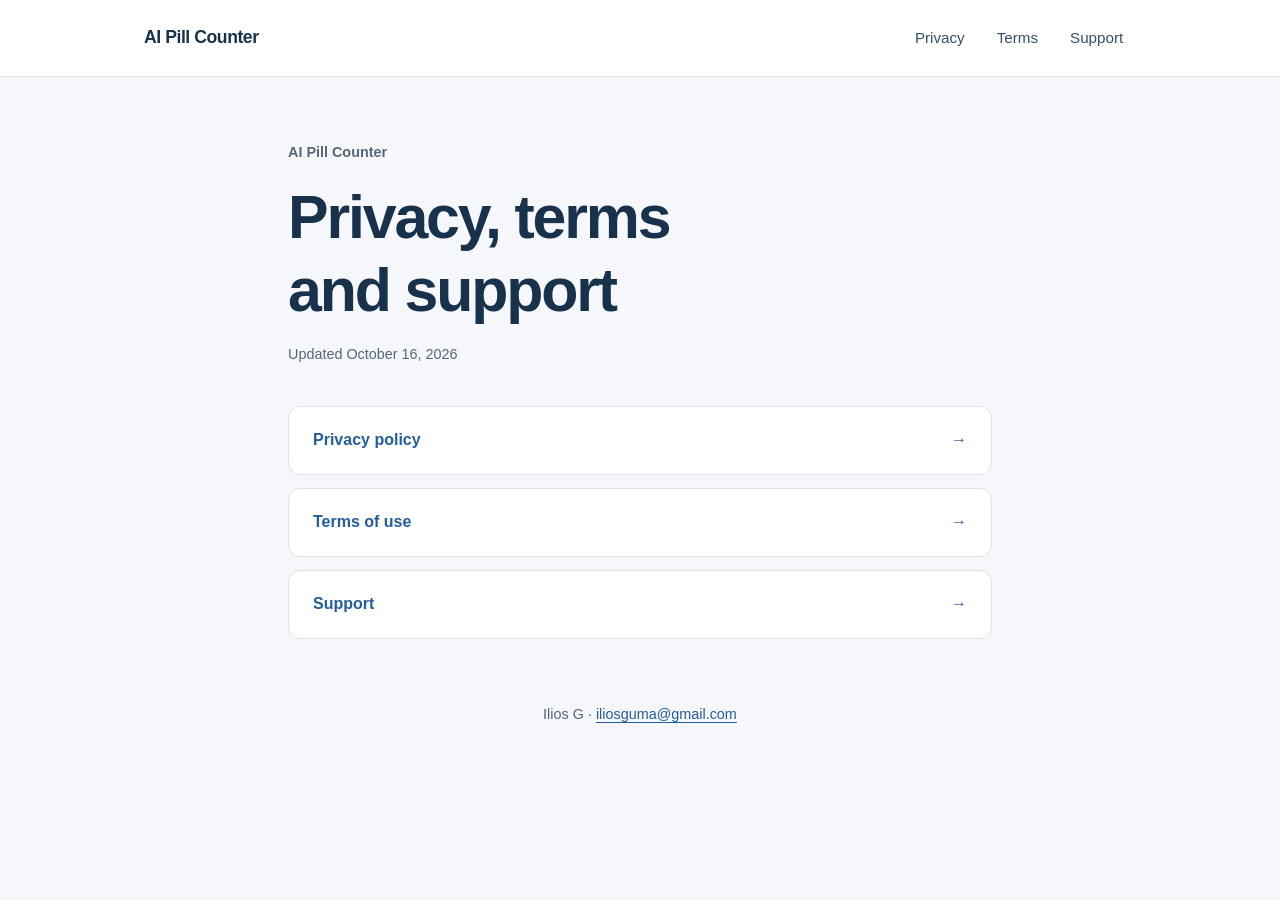
<file: index.html>
<!doctype html>
<html lang="en">
<head>
  <meta charset="utf-8">
  <meta name="viewport" content="width=device-width, initial-scale=1">
  <meta name="description" content="Privacy policy, terms of use and support for AI Pill Counter.">
  <title>AI Pill Counter · Privacy, terms and support</title>
  <link rel="stylesheet" href="styles.css">
</head>
<body>
  <a class="skip-link" href="#main">Skip to content</a>
  <header class="site-header">
    <div class="header-inner">
      <a class="brand" href="index.html">AI Pill Counter</a>
      <nav aria-label="Main navigation">
        <a href="privacy.html">Privacy</a>
        <a href="terms.html">Terms</a>
        <a href="support.html">Support</a>
      </nav>
    </div>
  </header>
  <main id="main" class="home">
    <p class="eyebrow">AI Pill Counter</p>
    <h1>Privacy, terms<br>and support</h1>
    <p class="updated">Updated <time datetime="2026-10-16">October 16, 2026</time></p>
    <div class="page-links">
      <a class="page-link" href="privacy.html"><span>Privacy policy</span><span aria-hidden="true">→</span></a>
      <a class="page-link" href="terms.html"><span>Terms of use</span><span aria-hidden="true">→</span></a>
      <a class="page-link" href="support.html"><span>Support</span><span aria-hidden="true">→</span></a>
    </div>
  </main>
  <footer class="site-footer">
    <p>Ilios G · <a href="mailto:iliosguma@gmail.com">iliosguma@gmail.com</a></p>
  </footer>
</body>
</html>
</file>
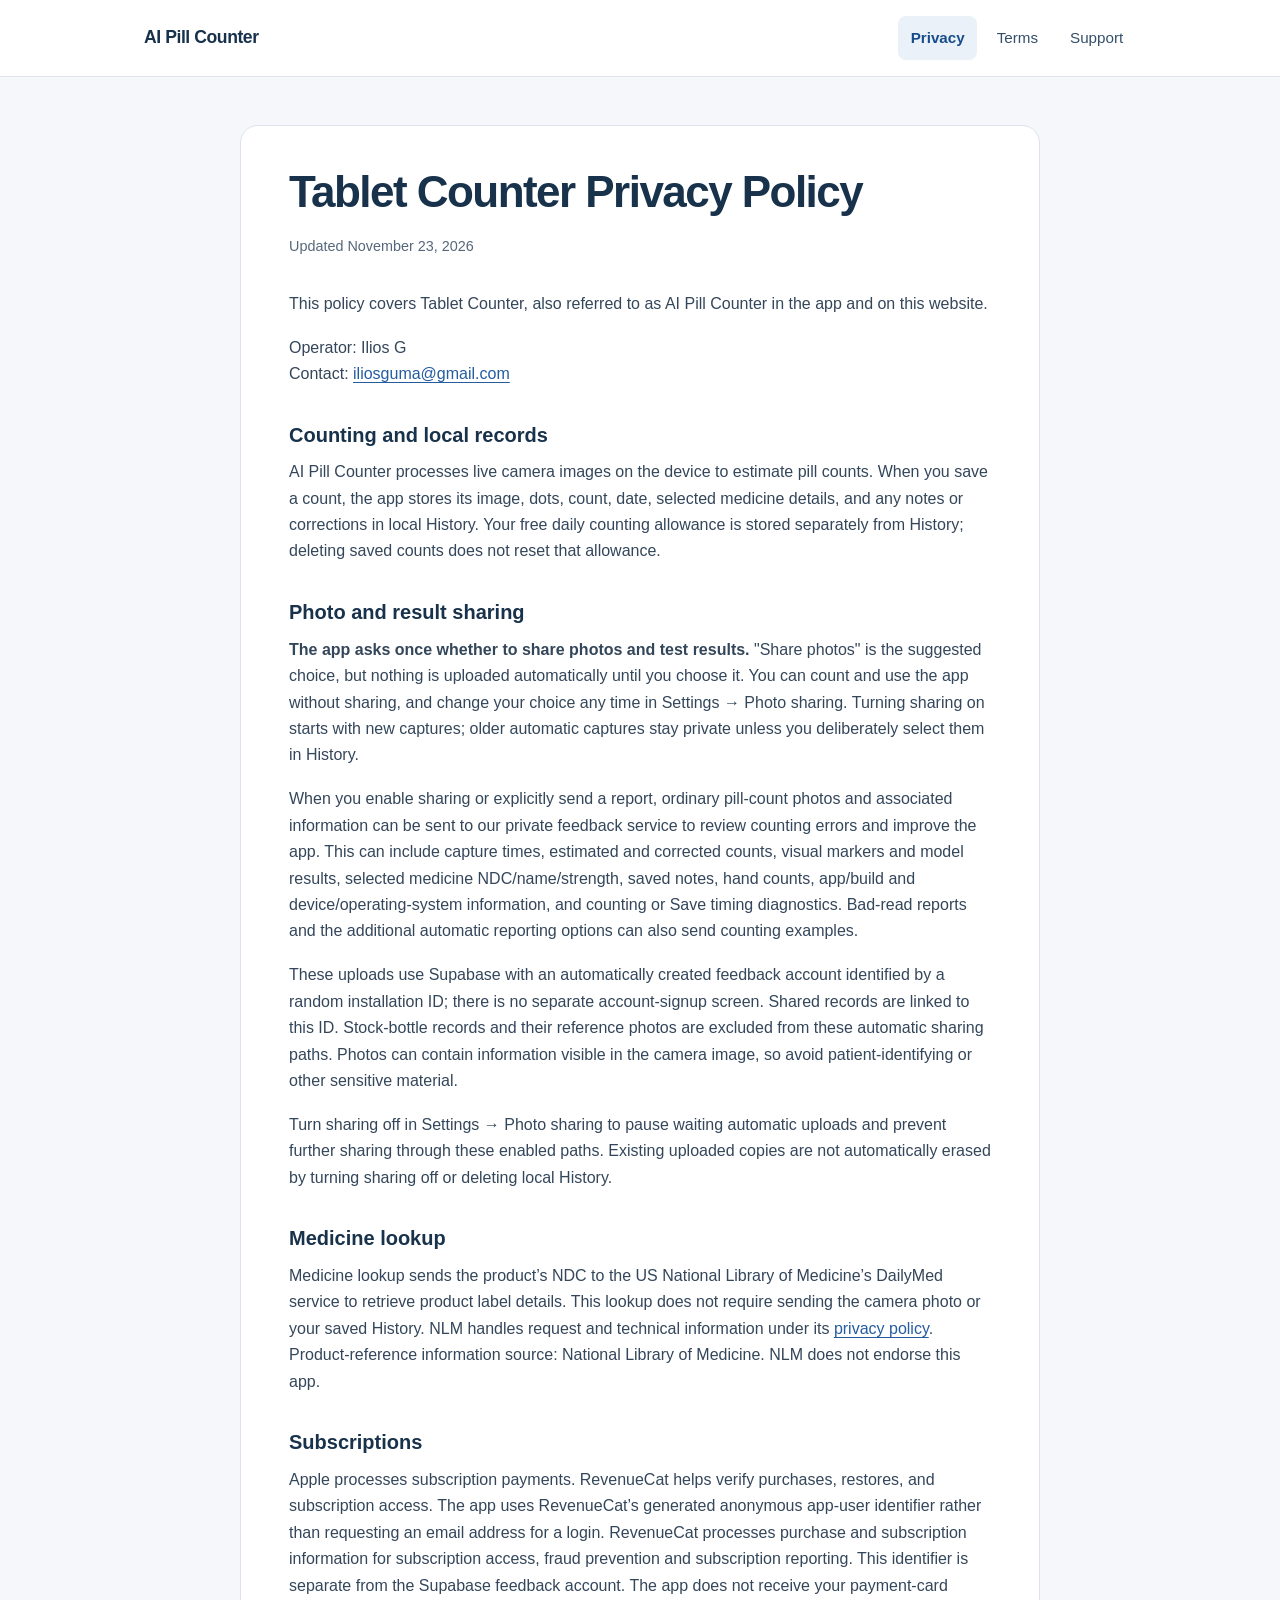
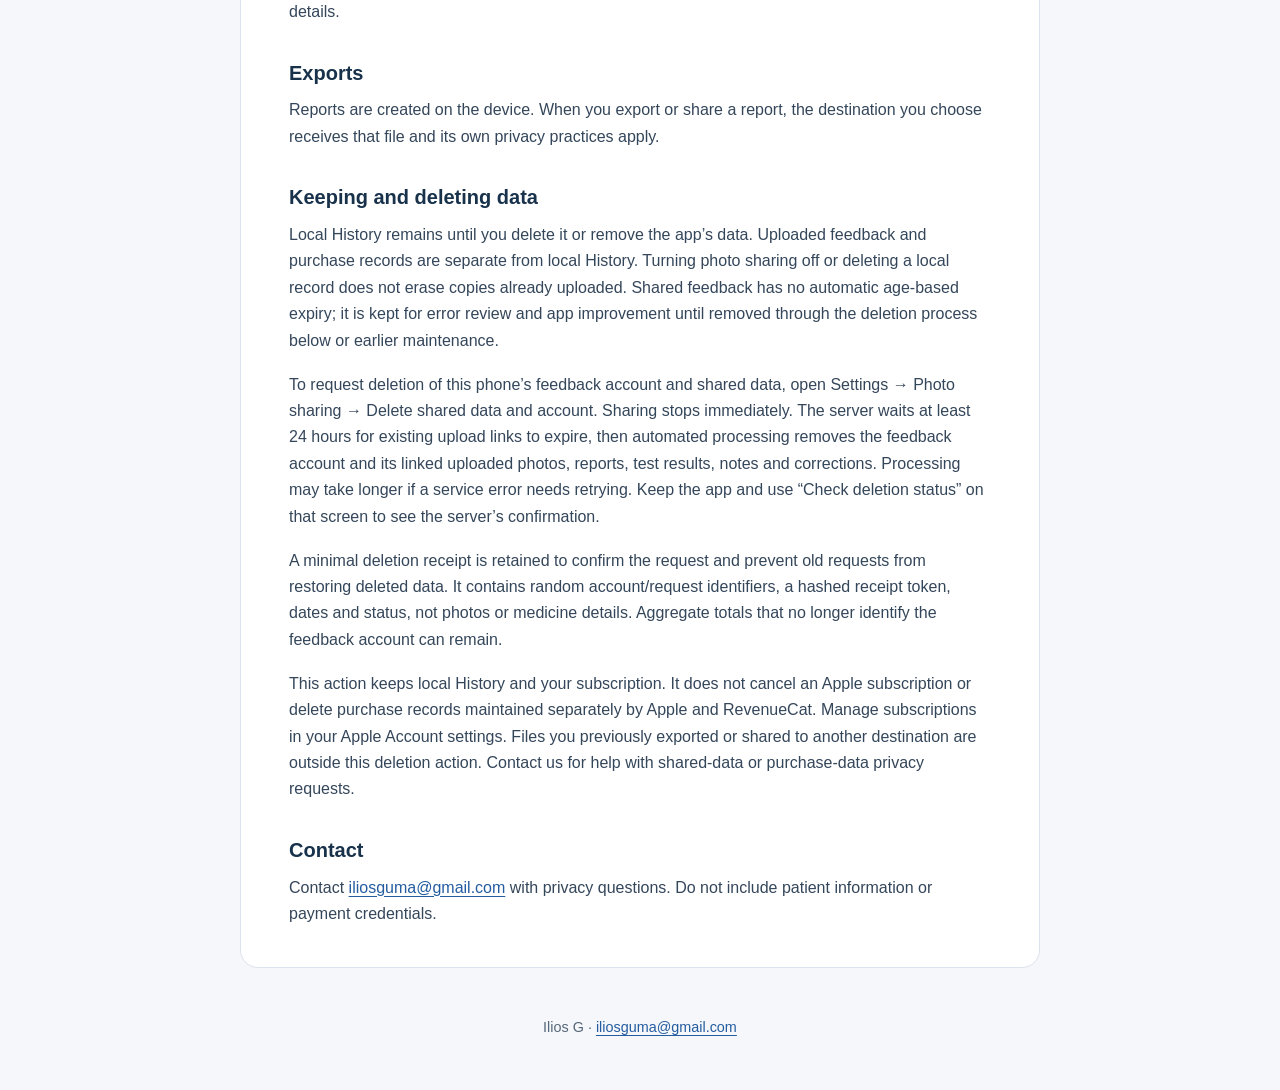
<file: privacy.html>
<!doctype html>
<html lang="en">
<head>
  <meta charset="utf-8">
  <meta name="viewport" content="width=device-width, initial-scale=1">
  <meta name="description" content="How Tablet Counter handles counting images, local History, optional photo sharing, account deletion and subscription information.">
  <title>Privacy Policy · Tablet Counter</title>
  <link rel="stylesheet" href="styles.css">
</head>
<body>
  <a class="skip-link" href="#main">Skip to content</a>
  <header class="site-header">
    <div class="header-inner">
      <a class="brand" href="index.html">AI Pill Counter</a>
      <nav aria-label="Main navigation">
        <a href="privacy.html" aria-current="page">Privacy</a>
        <a href="terms.html">Terms</a>
        <a href="support.html">Support</a>
      </nav>
    </div>
  </header>
  <main id="main">
    <article>
      <h1>Tablet Counter Privacy Policy</h1>
      <p class="updated">Updated <time datetime="2026-11-23">November 23, 2026</time></p>
      <div class="document-body">
        <p>This policy covers Tablet Counter, also referred to as AI Pill Counter in the app and on this website.</p>
        <p>Operator: Ilios G<br>Contact: <a href="mailto:iliosguma@gmail.com">iliosguma@gmail.com</a></p>
        <h2>Counting and local records</h2>
        <p>AI Pill Counter processes live camera images on the device to estimate pill counts. When you save a count, the app stores its image, dots, count, date, selected medicine details, and any notes or corrections in local History. Your free daily counting allowance is stored separately from History; deleting saved counts does not reset that allowance.</p>
        <h2>Photo and result sharing</h2>
        <p><strong>The app asks once whether to share photos and test results.</strong> "Share photos" is the suggested choice, but nothing is uploaded automatically until you choose it. You can count and use the app without sharing, and change your choice any time in Settings → Photo sharing. Turning sharing on starts with new captures; older automatic captures stay private unless you deliberately select them in History.</p>
        <p>When you enable sharing or explicitly send a report, ordinary pill-count photos and associated information can be sent to our private feedback service to review counting errors and improve the app. This can include capture times, estimated and corrected counts, visual markers and model results, selected medicine NDC/name/strength, saved notes, hand counts, app/build and device/operating-system information, and counting or Save timing diagnostics. Bad-read reports and the additional automatic reporting options can also send counting examples.</p>
        <p>These uploads use Supabase with an automatically created feedback account identified by a random installation ID; there is no separate account-signup screen. Shared records are linked to this ID. Stock-bottle records and their reference photos are excluded from these automatic sharing paths. Photos can contain information visible in the camera image, so avoid patient-identifying or other sensitive material.</p>
        <p>Turn sharing off in Settings → Photo sharing to pause waiting automatic uploads and prevent further sharing through these enabled paths. Existing uploaded copies are not automatically erased by turning sharing off or deleting local History.</p>
        <h2>Medicine lookup</h2>
        <p>Medicine lookup sends the product’s NDC to the US National Library of Medicine’s DailyMed service to retrieve product label details. This lookup does not require sending the camera photo or your saved History. NLM handles request and technical information under its <a href="https://www.nlm.nih.gov/web_policies.html">privacy policy</a>. Product-reference information source: National Library of Medicine. NLM does not endorse this app.</p>
        <h2>Subscriptions</h2>
        <p>Apple processes subscription payments. RevenueCat helps verify purchases, restores, and subscription access. The app uses RevenueCat’s generated anonymous app-user identifier rather than requesting an email address for a login. RevenueCat processes purchase and subscription information for subscription access, fraud prevention and subscription reporting. This identifier is separate from the Supabase feedback account. The app does not receive your payment-card details.</p>
        <h2>Exports</h2>
        <p>Reports are created on the device. When you export or share a report, the destination you choose receives that file and its own privacy practices apply.</p>
        <h2>Keeping and deleting data</h2>
        <p>Local History remains until you delete it or remove the app’s data. Uploaded feedback and purchase records are separate from local History. Turning photo sharing off or deleting a local record does not erase copies already uploaded. Shared feedback has no automatic age-based expiry; it is kept for error review and app improvement until removed through the deletion process below or earlier maintenance.</p>
        <p>To request deletion of this phone’s feedback account and shared data, open Settings → Photo sharing → Delete shared data and account. Sharing stops immediately. The server waits at least 24 hours for existing upload links to expire, then automated processing removes the feedback account and its linked uploaded photos, reports, test results, notes and corrections. Processing may take longer if a service error needs retrying. Keep the app and use “Check deletion status” on that screen to see the server’s confirmation.</p>
        <p>A minimal deletion receipt is retained to confirm the request and prevent old requests from restoring deleted data. It contains random account/request identifiers, a hashed receipt token, dates and status, not photos or medicine details. Aggregate totals that no longer identify the feedback account can remain.</p>
        <p>This action keeps local History and your subscription. It does not cancel an Apple subscription or delete purchase records maintained separately by Apple and RevenueCat. Manage subscriptions in your Apple Account settings. Files you previously exported or shared to another destination are outside this deletion action. Contact us for help with shared-data or purchase-data privacy requests.</p>
        <h2>Contact</h2>
        <p>Contact <a href="mailto:iliosguma@gmail.com">iliosguma@gmail.com</a> with privacy questions. Do not include patient information or payment credentials.</p>
      </div>
    </article>
  </main>
  <footer class="site-footer">
    <p>Ilios G · <a href="mailto:iliosguma@gmail.com">iliosguma@gmail.com</a></p>
  </footer>
</body>
</html>
</file>
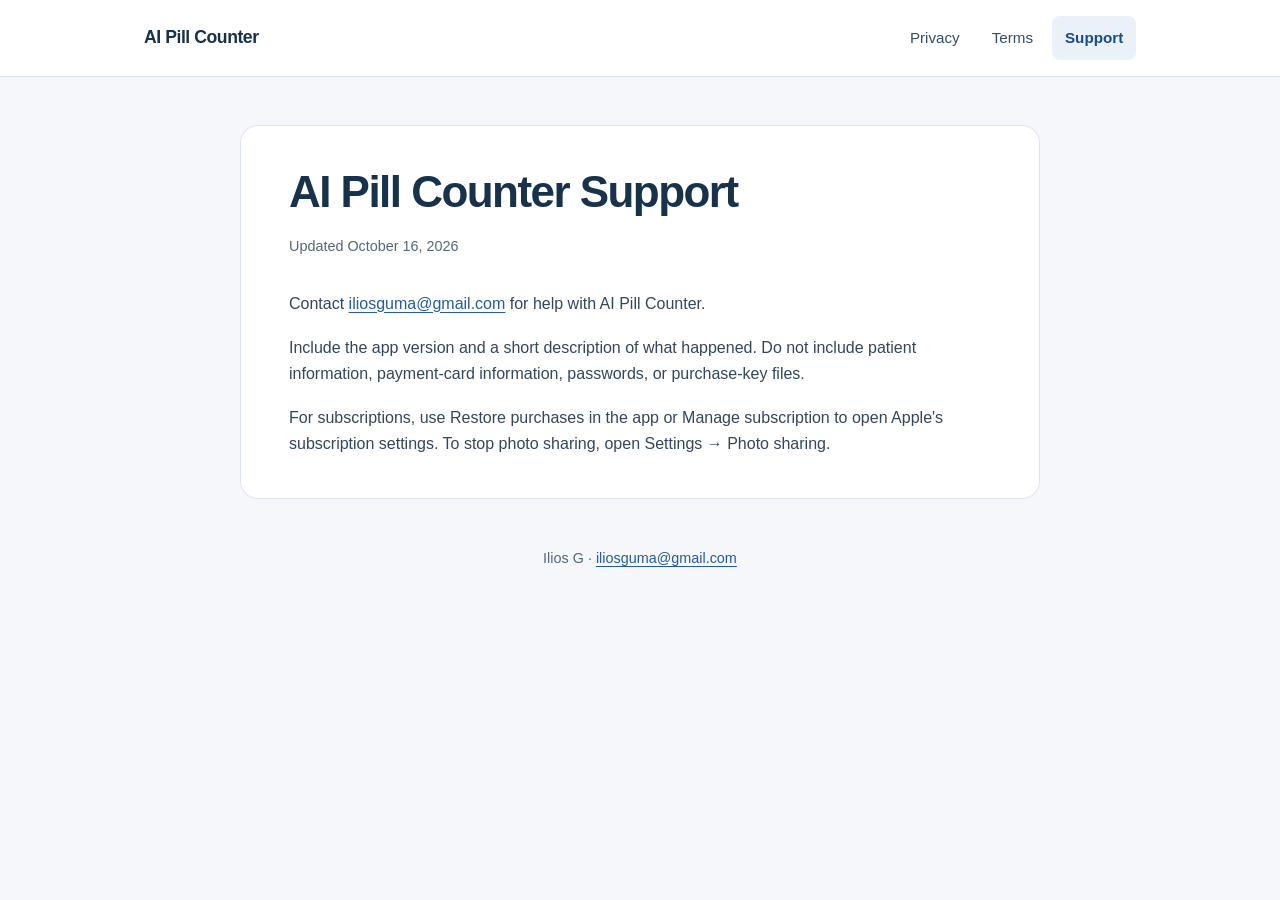
<file: support.html>
<!doctype html>
<html lang="en">
<head>
  <meta charset="utf-8">
  <meta name="viewport" content="width=device-width, initial-scale=1">
  <meta name="description" content="Contact AI Pill Counter support and find subscription and photo-sharing help.">
  <title>Support · AI Pill Counter</title>
  <link rel="stylesheet" href="styles.css">
</head>
<body>
  <a class="skip-link" href="#main">Skip to content</a>
  <header class="site-header">
    <div class="header-inner">
      <a class="brand" href="index.html">AI Pill Counter</a>
      <nav aria-label="Main navigation">
        <a href="privacy.html">Privacy</a>
        <a href="terms.html">Terms</a>
        <a href="support.html" aria-current="page">Support</a>
      </nav>
    </div>
  </header>
  <main id="main">
    <article>
      <h1>AI Pill Counter Support</h1>
      <p class="updated">Updated <time datetime="2026-10-16">October 16, 2026</time></p>
      <div class="document-body">
        <p>Contact <a href="mailto:iliosguma@gmail.com">iliosguma@gmail.com</a> for help with AI Pill Counter.</p>
        <p>Include the app version and a short description of what happened. Do not include patient information, payment-card information, passwords, or purchase-key files.</p>
        <p>For subscriptions, use Restore purchases in the app or Manage subscription to open Apple's subscription settings. To stop photo sharing, open Settings → Photo sharing.</p>
      </div>
    </article>
  </main>
  <footer class="site-footer">
    <p>Ilios G · <a href="mailto:iliosguma@gmail.com">iliosguma@gmail.com</a></p>
  </footer>
</body>
</html>
</file>
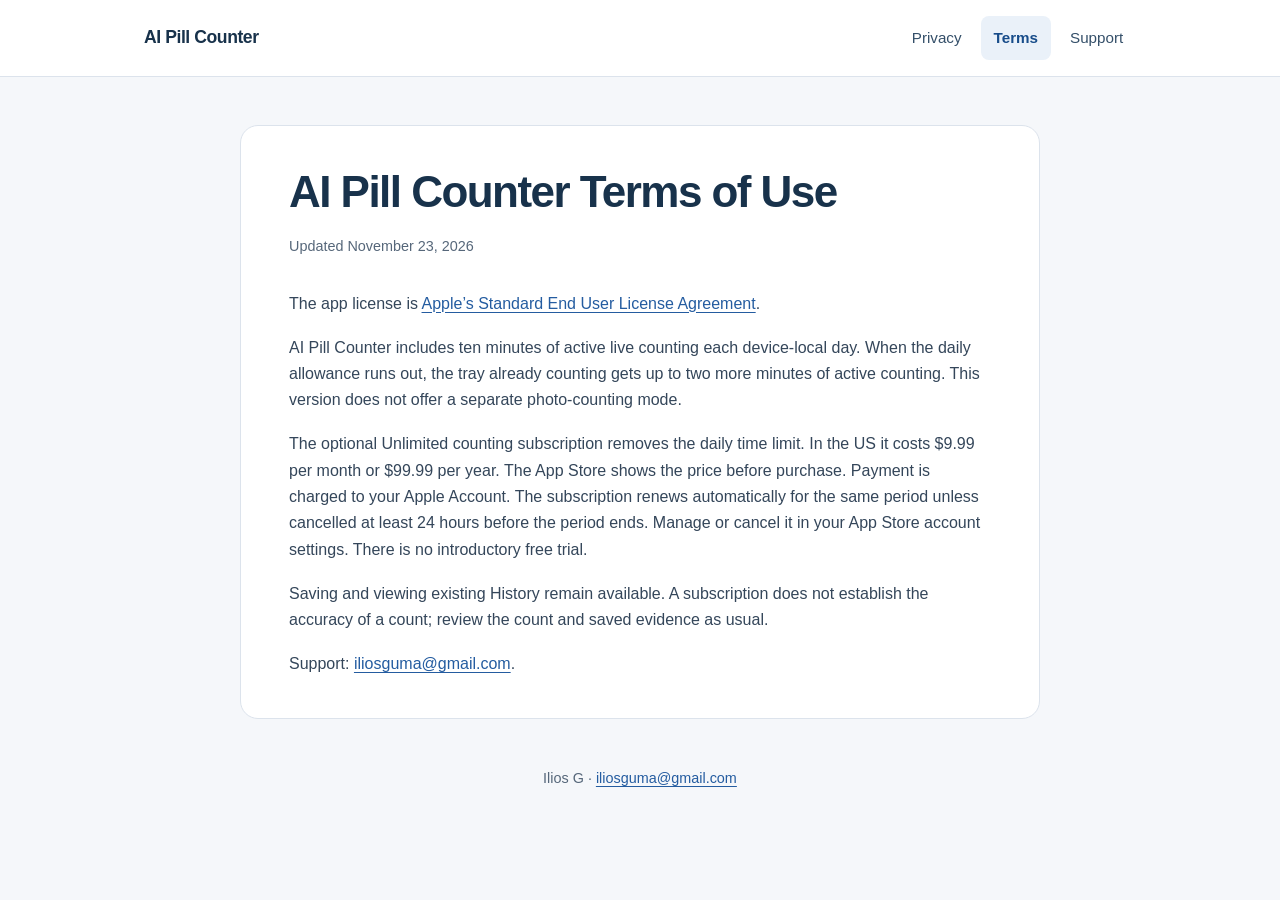
<file: terms.html>
<!doctype html>
<html lang="en">
<head>
  <meta charset="utf-8">
  <meta name="viewport" content="width=device-width, initial-scale=1">
  <meta name="description" content="AI Pill Counter terms of use, free daily counting allowance and optional subscription.">
  <title>Terms of Use · AI Pill Counter</title>
  <link rel="stylesheet" href="styles.css">
</head>
<body>
  <a class="skip-link" href="#main">Skip to content</a>
  <header class="site-header">
    <div class="header-inner">
      <a class="brand" href="index.html">AI Pill Counter</a>
      <nav aria-label="Main navigation">
        <a href="privacy.html">Privacy</a>
        <a href="terms.html" aria-current="page">Terms</a>
        <a href="support.html">Support</a>
      </nav>
    </div>
  </header>
  <main id="main">
    <article>
      <h1>AI Pill Counter Terms of Use</h1>
      <p class="updated">Updated <time datetime="2026-11-23">November 23, 2026</time></p>
      <div class="document-body">
        <p>The app license is <a href="https://www.apple.com/legal/internet-services/itunes/dev/stdeula/">Apple’s Standard End User License Agreement</a>.</p>
        <p>AI Pill Counter includes ten minutes of active live counting each device-local day. When the daily allowance runs out, the tray already counting gets up to two more minutes of active counting. This version does not offer a separate photo-counting mode.</p>
        <p>The optional Unlimited counting subscription removes the daily time limit. In the US it costs $9.99 per month or $99.99 per year. The App Store shows the price before purchase. Payment is charged to your Apple Account. The subscription renews automatically for the same period unless cancelled at least 24 hours before the period ends. Manage or cancel it in your App Store account settings. There is no introductory free trial.</p>
        <p>Saving and viewing existing History remain available. A subscription does not establish the accuracy of a count; review the count and saved evidence as usual.</p>
        <p>Support: <a href="mailto:iliosguma@gmail.com">iliosguma@gmail.com</a>.</p>
      </div>
    </article>
  </main>
  <footer class="site-footer">
    <p>Ilios G · <a href="mailto:iliosguma@gmail.com">iliosguma@gmail.com</a></p>
  </footer>
</body>
</html>
</file>
<file: styles.css>
:root {
  color-scheme: light;
  font-family: -apple-system, BlinkMacSystemFont, "Segoe UI", sans-serif;
  color: #18324b;
  background: #f5f7fa;
  font-synthesis: none;
  text-rendering: optimizeLegibility;
  -webkit-text-size-adjust: 100%;
}

* { box-sizing: border-box; }
body { margin: 0; line-height: 1.65; }
a { color: #245ca0; text-underline-offset: 0.18em; overflow-wrap: anywhere; }
a:hover { text-decoration-thickness: 2px; }
a:focus-visible { outline: 3px solid #245ca0; outline-offset: 4px; border-radius: 3px; }
.skip-link { position: absolute; top: -5rem; left: 1rem; z-index: 10; padding: 0.65rem 1rem; background: white; }
.skip-link:focus { top: 0.5rem; }
.site-header { background: white; border-bottom: 1px solid #dce3ec; }
.header-inner { max-width: 66rem; margin: 0 auto; padding: 1rem 2rem; display: flex; align-items: center; justify-content: space-between; gap: 1rem; flex-wrap: wrap; }
.brand { color: #18324b; font-size: 1.1rem; font-weight: 750; letter-spacing: -0.025em; text-decoration: none; }
nav { display: flex; flex-wrap: wrap; gap: 0.4rem; }
nav a { display: inline-flex; align-items: center; justify-content: center; min-height: 44px; padding: 0.35rem 0.8rem; color: #344f69; font-size: 0.95rem; text-decoration: none; border-radius: 8px; }
nav a:hover, nav a[aria-current="page"] { background: #eaf1f9; color: #174c8a; }
nav a[aria-current="page"] { font-weight: 650; }
main { max-width: 54rem; margin: 3rem auto; padding: 0 2rem; }
article { padding: 2.5rem 3rem; background: white; border: 1px solid #dce3ec; border-radius: 18px; }
h1, h2 { line-height: 1.2; color: #18324b; text-wrap: balance; }
h1 { margin: 0; font-size: clamp(1.9rem, 5vw, 2.75rem); font-weight: 750; letter-spacing: -0.035em; }
h2 { font-size: 1.25rem; font-weight: 700; margin: 2.2rem 0 0.8rem; }
p { margin: 0 0 1.1rem; }
.updated { color: #56677a; font-size: 0.9rem; margin: 1rem 0 2rem; }
.document-body { color: #34465a; font-size: 1rem; }
.document-body p:last-child { margin-bottom: 0; }
.site-footer { max-width: 54rem; margin: 0 auto; padding: 0 2rem 2rem; color: #56677a; text-align: center; font-size: 0.9rem; }
.home { max-width: 48rem; margin-top: 4rem; margin-bottom: 4rem; }
.home h1 { font-size: clamp(2.5rem, 7vw, 3.8rem); }
.eyebrow { color: #56677a; font-size: 0.9rem; font-weight: 650; margin-bottom: 1rem; }
.page-links { display: grid; gap: 0.85rem; margin-top: 2.5rem; }
.page-link { display: flex; align-items: center; justify-content: space-between; gap: 1.5rem; padding: 1.25rem 1.5rem; background: white; border: 1px solid #dce3ec; border-radius: 12px; text-decoration: none; font-weight: 650; }
.page-link:hover { border-color: #245ca0; background: #fafdff; }

@media (max-width: 600px) {
  .header-inner { padding: 0.8rem 1rem; gap: 0.35rem; }
  .brand { flex-basis: 100%; }
  nav { margin-left: -0.8rem; }
  main { margin: 1.25rem auto; padding: 0 0.8rem; }
  article { padding: 1.6rem 1.2rem; border-radius: 12px; }
  .home { margin-top: 2.5rem; margin-bottom: 2.5rem; padding: 0 1.25rem; }
  .site-footer { padding: 0 1.25rem 1.5rem; }
}

@media print {
  :root, body { background: white; color: black; }
  .site-header, .skip-link, .site-footer { display: none; }
  main { max-width: none; margin: 0; padding: 0; }
  article { padding: 0; border: 0; border-radius: 0; }
  h2 { break-after: avoid; }
}
</file>
